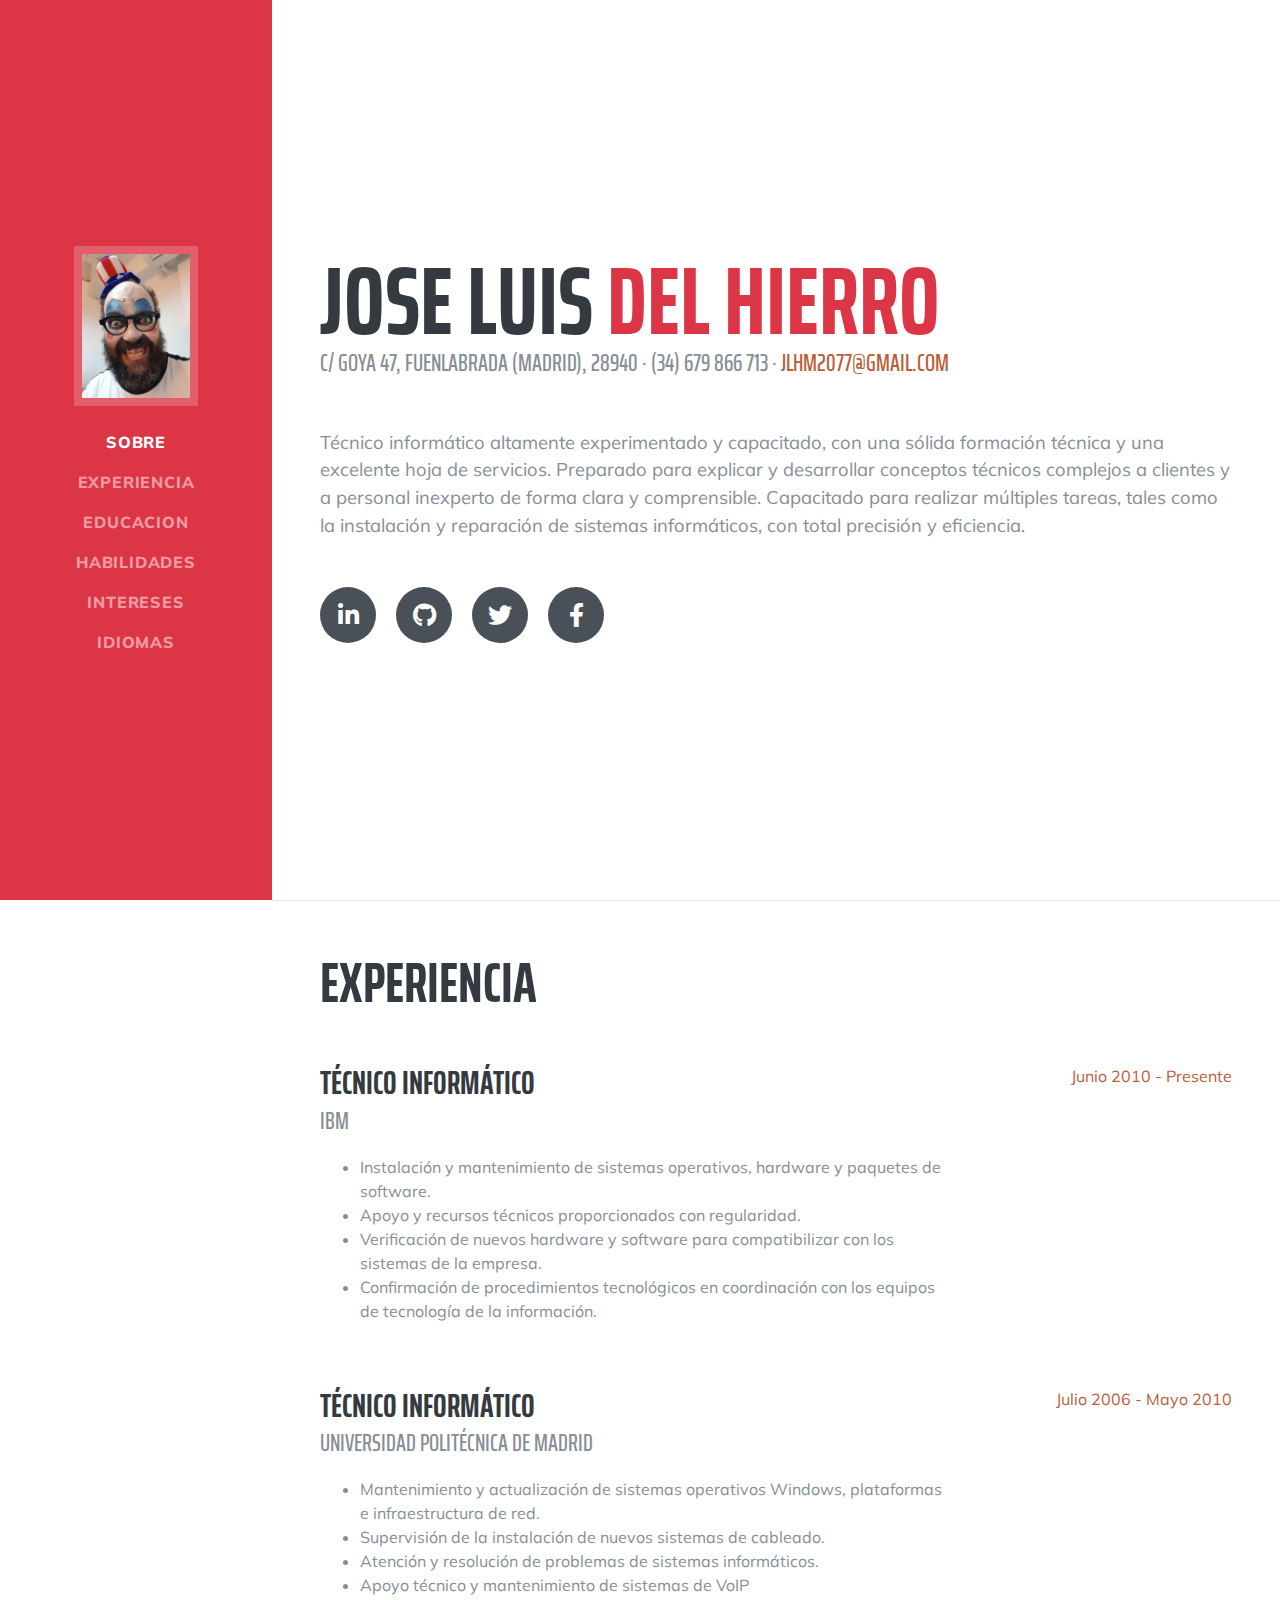
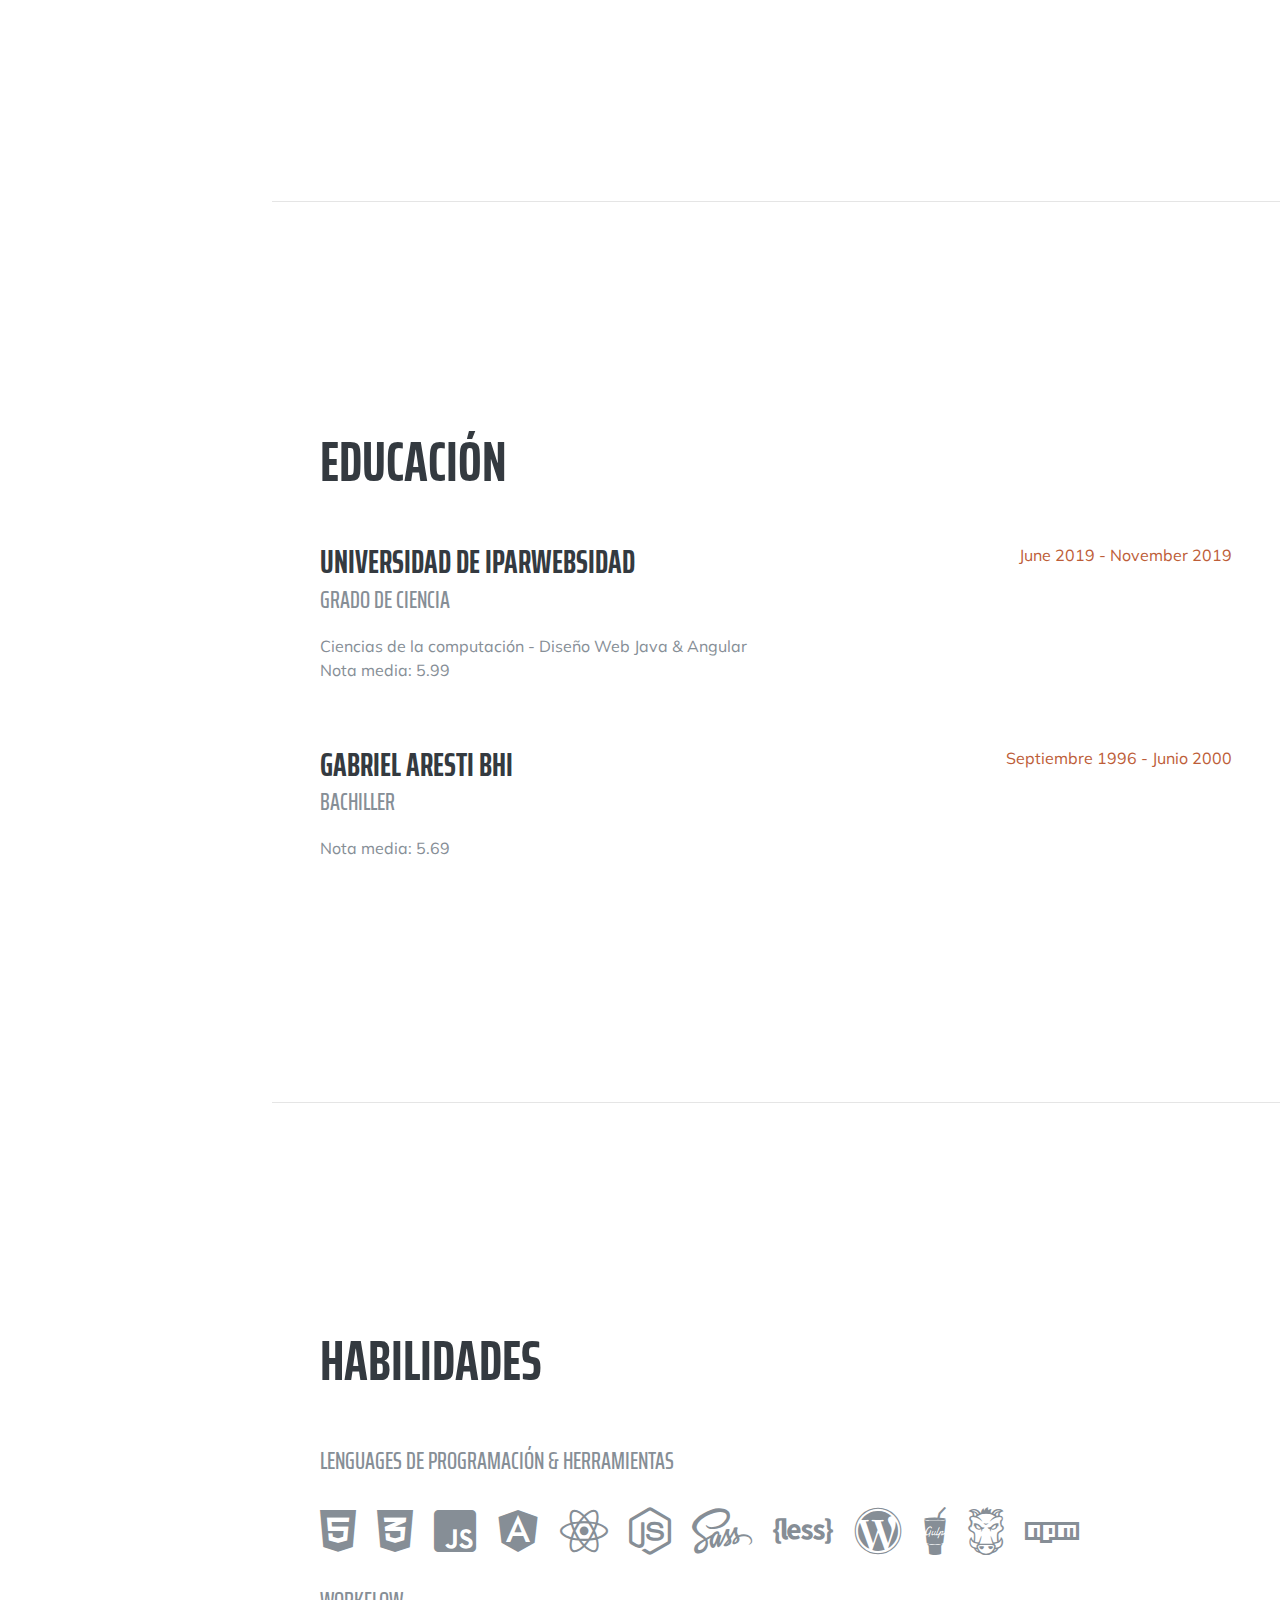
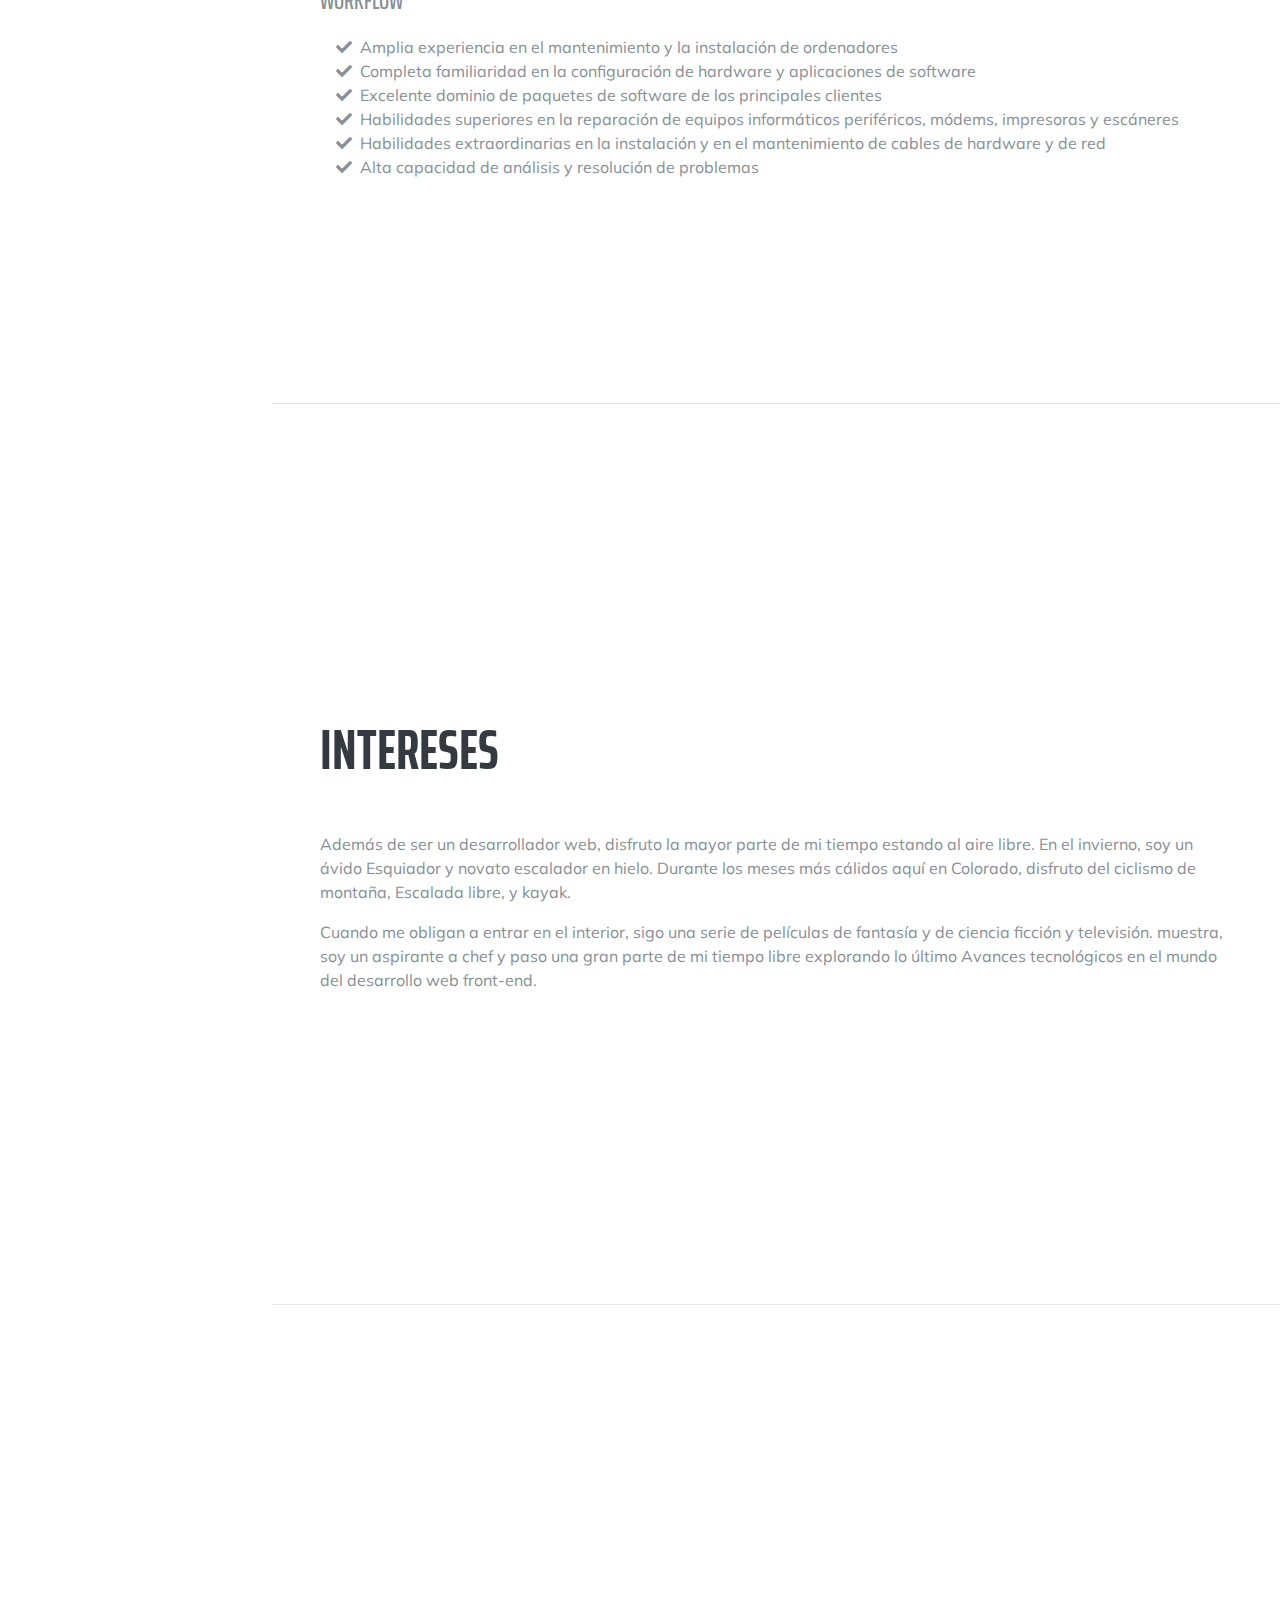
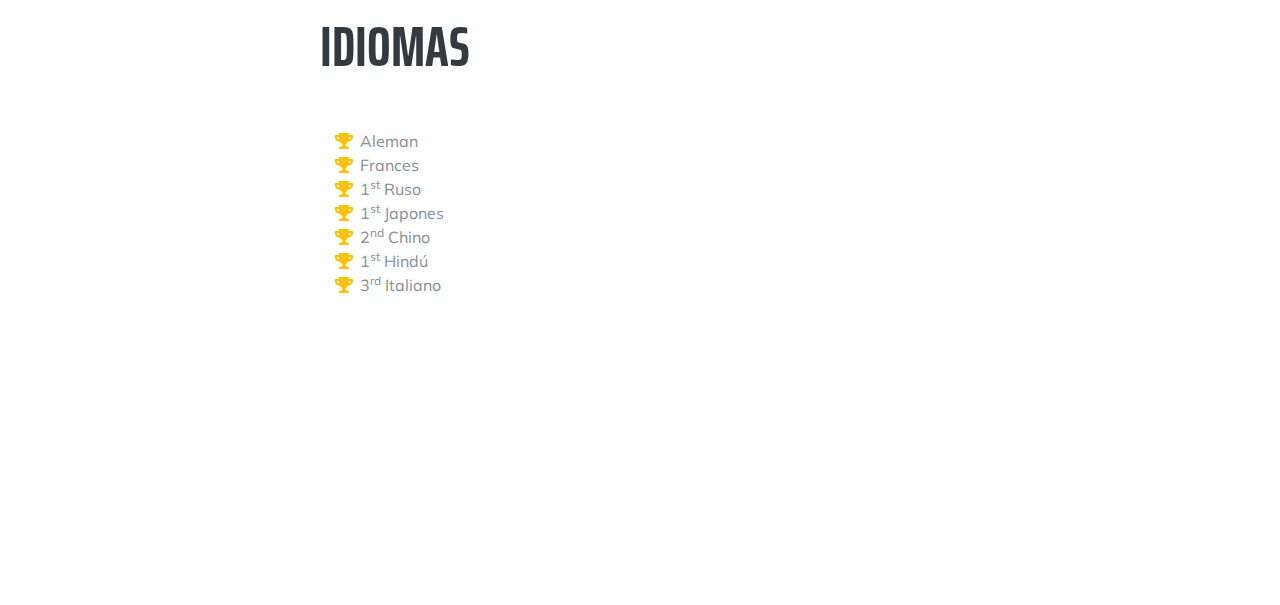
<file: WebContent/plantillazo/index.html>
<!DOCTYPE html>
<html lang="en">

<head>

	<meta charset="utf-8">
	<meta name="viewport" content="width=device-width, initial-scale=1, shrink-to-fit=no">
	<meta name="description" content="">
	<meta name="author" content="">

	<title>Resume - Start Bootstrap Theme</title>

	<!-- Bootstrap core CSS -->
	<link href="vendor/bootstrap/css/bootstrap.min.css" rel="stylesheet">

	<!-- Custom fonts for this template -->
	<link href="https://fonts.googleapis.com/css?family=Saira+Extra+Condensed:500,700" rel="stylesheet">
	<link href="https://fonts.googleapis.com/css?family=Muli:400,400i,800,800i" rel="stylesheet">
	<link href="vendor/fontawesome-free/css/all.min.css" rel="stylesheet">

	<!-- Custom styles for this template -->
	<link href="css/resume.min.css" rel="stylesheet">

</head>

<body id="page-top">

	<nav class="navbar navbar-expand-lg navbar-dark bg-danger fixed-top" id="sideNav">
		<a class="navbar-brand js-scroll-trigger" href="#page-top">
			<span class="d-block d-lg-none">Jose Luis del Hierro</span>
			<span class="d-none d-lg-block">
				<img class="img-fluid img-profile mx-auto mb-2" src="img/profile.jpg" alt="Yo mismo">
			</span>
		</a>
		<button class="navbar-toggler" type="button" data-toggle="collapse" data-target="#navbarSupportedContent"
			aria-controls="navbarSupportedContent" aria-expanded="false" aria-label="Toggle navigation">
			<span class="navbar-toggler-icon"></span>
		</button>
		<div class="collapse navbar-collapse" id="navbarSupportedContent">
			<ul class="navbar-nav">
				<li class="nav-item">
					<a class="nav-link js-scroll-trigger" href="#about">Sobre</a>
				</li>
				<li class="nav-item">
					<a class="nav-link js-scroll-trigger" href="#experience">Experiencia</a>
				</li>
				<li class="nav-item">
					<a class="nav-link js-scroll-trigger" href="#education">Educacion</a>
				</li>
				<li class="nav-item">
					<a class="nav-link js-scroll-trigger" href="#skills">Habilidades</a>
				</li>
				<li class="nav-item">
					<a class="nav-link js-scroll-trigger" href="#interests">Intereses</a>
				</li>
				<li class="nav-item">
					<a class="nav-link js-scroll-trigger" href="#awards">Idiomas</a>
				</li>
			</ul>
		</div>
	</nav>

	<div class="container-fluid p-0">

		<section class="resume-section p-3 p-lg-5 d-flex align-items-center" id="about">
			<div class="w-100">
				<h1 class="mb-0">Jose Luis
					<span class="text-danger">del Hierro</span>
				</h1>
				<div class="subheading mb-5">C/ Goya 47, Fuenlabrada (Madrid), 28940 · (34) 679 866 713 ·
					<a href="mailto:jlhm2077@gmail.com">jlhm2077@gmail.com</a>
				</div>
				<p class="lead mb-5">Técnico informático altamente experimentado y capacitado, con una sólida formación
					técnica y una excelente hoja de servicios. Preparado para explicar y desarrollar conceptos técnicos
					complejos a clientes y a personal inexperto de forma clara y comprensible. Capacitado para realizar
					múltiples tareas, tales como la instalación y reparación de sistemas informáticos, con total
					precisión y eficiencia.</p>
				<div class="social-icons">
					<a href="#">
						<i class="fab fa-linkedin-in"></i>
					</a>
					<a href="#">
						<i class="fab fa-github"></i>
					</a>
					<a href="#">
						<i class="fab fa-twitter"></i>
					</a>
					<a href="#">
						<i class="fab fa-facebook-f"></i>
					</a>
				</div>
			</div>
		</section>

		<hr class="m-0">

		<section class="resume-section p-3 p-lg-5 d-flex justify-content-center" id="experience">
			<div class="w-100">
				<h2 class="mb-5">Experiencia</h2>

				<div class="resume-item d-flex flex-column flex-md-row justify-content-between mb-5">
					<div class="resume-content">
						<h3 class="mb-0">Técnico informático</h3>
						<div class="subheading mb-3">IBM</div>

						<ul>
							<li>Instalación y mantenimiento de sistemas operativos, hardware y paquetes de software.
							</li>
							<li>Apoyo y recursos técnicos proporcionados con regularidad.</li>
							<li>Verificación de nuevos hardware y software para compatibilizar con los sistemas de la
								empresa.</li>
							<li>Confirmación de procedimientos tecnológicos en coordinación con los equipos de
								tecnología de la información.</li>
						</ul>

					</div>
					<div class="resume-date text-md-right">
						<span class="text-primary">Junio 2010 - Presente</span>
					</div>
				</div>

				<div class="resume-item d-flex flex-column flex-md-row justify-content-between mb-5">
					<div class="resume-content">
						<h3 class="mb-0">Técnico informático</h3>
						<div class="subheading mb-3">Universidad Politécnica de Madrid</div>
						<ul>
							<li>Mantenimiento y actualización de sistemas operativos Windows, plataformas e
								infraestructura de red.</li>
							<li>Supervisión de la instalación de nuevos sistemas de cableado.</li>
							<li>Atención y resolución de problemas de sistemas informáticos.</li>
							<li>Apoyo técnico y mantenimiento de sistemas de VoIP</li>
						</ul>
					</div>
					<div class="resume-date text-md-right">
						<span class="text-primary">Julio 2006 - Mayo 2010</span>
					</div>
				</div>

			</div>

		</section>

		<hr class="m-0">

		<section class="resume-section p-3 p-lg-5 d-flex align-items-center" id="education">
			<div class="w-100">
				<h2 class="mb-5">Educación</h2>

				<div class="resume-item d-flex flex-column flex-md-row justify-content-between mb-5">
					<div class="resume-content">
						<h3 class="mb-0">Universidad de Iparwebsidad</h3>
						<div class="subheading mb-3">Grado de ciencia</div>
						<div>Ciencias de la computación - Diseño Web Java & Angular</div>
						<p>Nota media: 5.99</p>
					</div>
					<div class="resume-date text-md-right">
						<span class="text-primary">June 2019 - November 2019</span>
					</div>
				</div>

				<div class="resume-item d-flex flex-column flex-md-row justify-content-between">
					<div class="resume-content">
						<h3 class="mb-0">Gabriel Aresti BHI</h3>
						<div class="subheading mb-3">Bachiller</div>
						<p>Nota media: 5.69</p>
					</div>
					<div class="resume-date text-md-right">
						<span class="text-primary">Septiembre 1996 - Junio 2000</span>
					</div>
				</div>

			</div>
		</section>

		<hr class="m-0">

		<section class="resume-section p-3 p-lg-5 d-flex align-items-center" id="skills">
			<div class="w-100">
				<h2 class="mb-5">Habilidades</h2>

				<div class="subheading mb-3">Lenguages de programación &amp; Herramientas</div>
				<ul class="list-inline dev-icons">
					<li class="list-inline-item">
						<i class="fab fa-html5"></i>
					</li>
					<li class="list-inline-item">
						<i class="fab fa-css3-alt"></i>
					</li>
					<li class="list-inline-item">
						<i class="fab fa-js-square"></i>
					</li>
					<li class="list-inline-item">
						<i class="fab fa-angular"></i>
					</li>
					<li class="list-inline-item">
						<i class="fab fa-react"></i>
					</li>
					<li class="list-inline-item">
						<i class="fab fa-node-js"></i>
					</li>
					<li class="list-inline-item">
						<i class="fab fa-sass"></i>
					</li>
					<li class="list-inline-item">
						<i class="fab fa-less"></i>
					</li>
					<li class="list-inline-item">
						<i class="fab fa-wordpress"></i>
					</li>
					<li class="list-inline-item">
						<i class="fab fa-gulp"></i>
					</li>
					<li class="list-inline-item">
						<i class="fab fa-grunt"></i>
					</li>
					<li class="list-inline-item">
						<i class="fab fa-npm"></i>
					</li>
				</ul>

				<div class="subheading mb-3">Workflow</div>
				<ul class="fa-ul mb-0">
					<li>
						<i class="fa-li fa fa-check"></i>
						Amplia experiencia en el mantenimiento y la instalación de ordenadores</li>
					<li>
						<i class="fa-li fa fa-check"></i>
						Completa familiaridad en la configuración de hardware y aplicaciones de software</li>
					<li>
						<i class="fa-li fa fa-check"></i>
						Excelente dominio de paquetes de software de los principales clientes</li>
					<li>
						<i class="fa-li fa fa-check"></i>
						Habilidades superiores en la reparación de equipos informáticos periféricos, módems, impresoras
						y escáneres</li>
					<li>
						<i class="fa-li fa fa-check"></i>
						Habilidades extraordinarias en la instalación y en el mantenimiento de cables de hardware y de
						red</li>
					<li>
						<i class="fa-li fa fa-check"></i>
						Alta capacidad de análisis y resolución de problemas</li>
				</ul>
			</div>
		</section>

		<hr class="m-0">

		<section class="resume-section p-3 p-lg-5 d-flex align-items-center" id="interests">
			<div class="w-100">
				<h2 class="mb-5">Intereses</h2>
				<p>Además de ser un desarrollador web, disfruto la mayor parte de mi tiempo estando al aire libre. En el
					invierno, soy un ávido
					Esquiador y novato escalador en hielo. Durante los meses más cálidos aquí en Colorado, disfruto del
					ciclismo de montaña,
					Escalada libre, y kayak.</p>
				<p class="mb-0">
					Cuando me obligan a entrar en el interior, sigo una serie de películas de fantasía y de ciencia
					ficción y televisión.
					muestra, soy un aspirante a chef y paso una gran parte de mi tiempo libre explorando lo último
					Avances tecnológicos en el mundo del desarrollo web front-end.</p>
			</div>
		</section>

		<hr class="m-0">

		<section class="resume-section p-3 p-lg-5 d-flex align-items-center" id="awards">
			<div class="w-100">
				<h2 class="mb-5">Idiomas</h2>
				<ul class="fa-ul mb-0">
					<li>
						<i class="fa-li fa fa-trophy text-warning"></i>
						Aleman</li>
					<li>
						<i class="fa-li fa fa-trophy text-warning"></i>
						Frances</li>
					<li>
						<i class="fa-li fa fa-trophy text-warning"></i>
						1<sup>st</sup>
						Ruso</li>
					<li>
						<i class="fa-li fa fa-trophy text-warning"></i>
						1<sup>st</sup>
						Japones</li>
					<li>
						<i class="fa-li fa fa-trophy text-warning"></i>
						2<sup>nd</sup>
						Chino</li>
					<li>
						<i class="fa-li fa fa-trophy text-warning"></i>
						1<sup>st</sup>
						Hindú</li>
					<li>
						<i class="fa-li fa fa-trophy text-warning"></i>
						3<sup>rd</sup>
						Italiano</li>
				</ul>
			</div>
		</section>

	</div>

	<!-- Bootstrap core JavaScript -->
	<script src="vendor/jquery/jquery.min.js"></script>
	<script src="vendor/bootstrap/js/bootstrap.bundle.min.js"></script>

	<!-- Plugin JavaScript -->
	<script src="vendor/jquery-easing/jquery.easing.min.js"></script>

	<!-- Custom scripts for this template -->
	<script src="js/resume.min.js"></script>

</body>

</html>
</file>
<file: WebContent/plantillazo/css/resume.min.css>
/*!
 * Start Bootstrap - Resume v5.0.7 (https://startbootstrap.com/template-overviews/resume)
 * Copyright 2013-2019 Start Bootstrap
 * Licensed under MIT (https://github.com/BlackrockDigital/startbootstrap-resume/blob/master/LICENSE)
 */body{font-family:Muli,-apple-system,BlinkMacSystemFont,'Segoe UI',Roboto,'Helvetica Neue',Arial,sans-serif,'Apple Color Emoji','Segoe UI Emoji','Segoe UI Symbol','Noto Color Emoji';padding-top:54px;color:#868e96}@media (min-width:992px){body{padding-top:0;padding-left:17rem}}h1,h2,h3,h4,h5,h6{font-family:'Saira Extra Condensed',-apple-system,BlinkMacSystemFont,'Segoe UI',Roboto,'Helvetica Neue',Arial,sans-serif,'Apple Color Emoji','Segoe UI Emoji','Segoe UI Symbol','Noto Color Emoji';font-weight:700;text-transform:uppercase;color:#343a40}h1{font-size:6rem;line-height:5.5rem}h2{font-size:3.5rem}h3{font-size:2rem}p.lead{font-size:1.15rem;font-weight:400}.subheading{text-transform:uppercase;font-weight:500;font-family:'Saira Extra Condensed',-apple-system,BlinkMacSystemFont,'Segoe UI',Roboto,'Helvetica Neue',Arial,sans-serif,'Apple Color Emoji','Segoe UI Emoji','Segoe UI Symbol','Noto Color Emoji';font-size:1.5rem}.social-icons a{display:inline-block;height:3.5rem;width:3.5rem;background-color:#495057;color:#fff!important;border-radius:100%;text-align:center;font-size:1.5rem;line-height:3.5rem;margin-right:1rem}.social-icons a:last-child{margin-right:0}.social-icons a:hover{background-color:#bd5d38}.dev-icons{font-size:3rem}.dev-icons .list-inline-item i:hover{color:#bd5d38}#sideNav .navbar-nav .nav-item .nav-link{font-weight:800;letter-spacing:.05rem;text-transform:uppercase}#sideNav .navbar-toggler:focus{outline-color:#d48a6e}@media (min-width:992px){#sideNav{text-align:center;position:fixed;top:0;left:0;display:-webkit-box;display:-ms-flexbox;display:flex;-webkit-box-orient:vertical;-webkit-box-direction:normal;-ms-flex-direction:column;flex-direction:column;width:17rem;height:100vh}#sideNav .navbar-brand{display:-webkit-box;display:-ms-flexbox;display:flex;margin:auto auto 0;padding:.5rem}#sideNav .navbar-brand .img-profile{max-width:10rem;max-height:10rem;border:.5rem solid rgba(255,255,255,.2)}#sideNav .navbar-collapse{display:-webkit-box;display:-ms-flexbox;display:flex;-webkit-box-align:start;-ms-flex-align:start;align-items:flex-start;-webkit-box-flex:0;-ms-flex-positive:0;flex-grow:0;width:100%;margin-bottom:auto}#sideNav .navbar-collapse .navbar-nav{-webkit-box-orient:vertical;-webkit-box-direction:normal;-ms-flex-direction:column;flex-direction:column;width:100%}#sideNav .navbar-collapse .navbar-nav .nav-item{display:block}#sideNav .navbar-collapse .navbar-nav .nav-item .nav-link{display:block}}section.resume-section{padding-top:5rem!important;padding-bottom:5rem!important;max-width:75rem}section.resume-section .resume-item .resume-date{min-width:none}@media (min-width:768px){section.resume-section{min-height:100vh}section.resume-section .resume-item .resume-date{min-width:18rem}}@media (min-width:992px){section.resume-section{padding-top:3rem!important;padding-bottom:3rem!important}}.bg-primary{background-color:#bd5d38!important}.text-primary{color:#bd5d38!important}a{color:#bd5d38}a:active,a:focus,a:hover{color:#824027}
</file>
